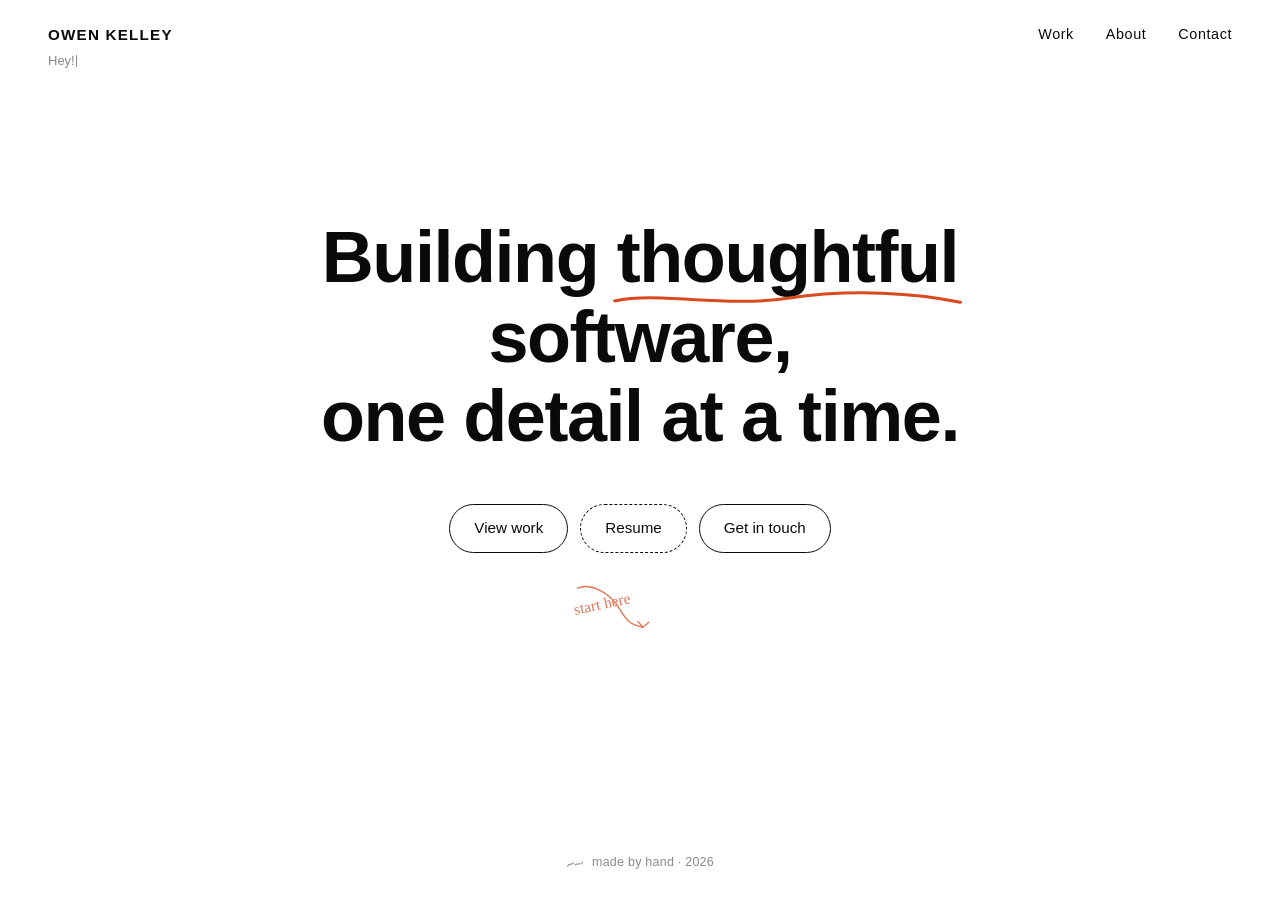
<file: index.html>
<!DOCTYPE html>
<html lang="en">
<head>
  <meta charset="UTF-8" />
  <meta name="viewport" content="width=device-width, initial-scale=1.0" />
  <meta name="theme-color" content="#ffffff" />
  <meta name="theme-color" content="#0f0f11" media="(prefers-color-scheme: dark)" />
  <meta name="color-scheme" content="light dark" />
  <title>Owen Kelley</title>
  <link rel="canonical" href="https://tobi-bot1234.github.io/portfolio-site/" />
  <meta name="description" content="Owen Kelley — software engineer who writes the kind of code he'd want someone else to write for him. Personal portfolio." />
  <meta property="og:type" content="website" />
  <meta property="og:title" content="Owen Kelley" />
  <meta property="og:description" content="Owen Kelley — software engineer who writes the kind of code he'd want someone else to write for him. Personal portfolio." />
  <meta property="og:url" content="https://tobi-bot1234.github.io/portfolio-site/" />
  <meta property="og:site_name" content="Owen Kelley" />
  <meta property="og:image" content="https://tobi-bot1234.github.io/portfolio-site/og-image.png" />
  <meta name="twitter:card" content="summary_large_image" />
  <meta name="twitter:image" content="https://tobi-bot1234.github.io/portfolio-site/og-image.png" />
  <meta name="twitter:title" content="Owen Kelley" />
  <meta name="twitter:description" content="Owen Kelley — software engineer who writes the kind of code he'd want someone else to write for him. Personal portfolio." />
  <script type="application/ld+json">
  {
    "@context": "https://schema.org",
    "@type": "Person",
    "name": "Owen Kelley",
    "url": "https://tobi-bot1234.github.io/portfolio-site/",
    "jobTitle": "Engineer"
  }
  </script>
  <script type="application/ld+json">
  {
    "@context": "https://schema.org",
    "@type": "WebSite",
    "name": "Owen Kelley",
    "url": "https://tobi-bot1234.github.io/portfolio-site/"
  }
  </script>
  <link rel="icon" type="image/svg+xml" href="favicon.svg" />
  <link rel="apple-touch-icon" href="apple-touch-icon.png" />
  <link rel="stylesheet" href="styles.css" />
  <link rel="stylesheet" href="assets/sparkle.css" />
</head>
<body>
  <a class="skip-link" href="#main">Skip to content</a>
  <header class="nav">
    <div class="brand">
      <a href="index.html" class="wordmark" aria-label="Owen Kelley, home" aria-current="page">OWEN KELLEY</a>
      <p class="intro" aria-live="polite">
        <span class="intro-text" data-intro></span><span class="intro-caret" aria-hidden="true"></span>
        <a class="intro-cta" href="chat.html" data-intro-cta hidden>talk to Tobi</a>
      </p>
    </div>
    <nav class="nav-links" aria-label="Primary">
      <a href="work.html">Work</a>
      <a href="about.html">About</a>
      <a href="contact.html">Contact</a>
    </nav>
  </header>

  <main class="hero" id="main">
    <h1 class="hero-text">
      Building <span class="hero-doodle-word">thoughtful<svg class="hero-doodle-underline" viewBox="0 0 220 18" aria-hidden="true" focusable="false" preserveAspectRatio="none"><path d="M3 11 C 30 4, 70 16, 110 9 S 190 5, 217 12" fill="none" stroke="currentColor" stroke-width="2.2" stroke-linecap="round" /></svg></span> software,<br />
      one detail at a time.
    </h1>
    <div class="hero-actions" role="group" aria-label="Primary actions">
      <a class="btn" href="work.html">View work</a>
      <a class="btn btn-outline" href="resume.pdf" target="_blank" rel="noopener noreferrer">Resume</a>
      <a class="btn" href="contact.html">Get in touch</a>
    </div>
    <svg class="hero-doodle-arrow" xmlns="http://www.w3.org/2000/svg" viewBox="0 0 180 90" fill="none" stroke="currentColor" stroke-width="1.8" stroke-linecap="round" stroke-linejoin="round" aria-hidden="true" focusable="false"><path d="M12 14 C 28 8, 50 22, 60 38 S 70 64, 92 70" /><path d="M86 62 L 92 70 L 100 64" /><text x="6" y="48" font-family="'Caveat','Patrick Hand','Comic Sans MS',cursive" font-size="20" fill="currentColor" stroke="none" transform="rotate(-8 6 48)">start here</text></svg>
  </main>

  <noscript>
    <style>
      .intro-text::after {
        content: "Hey!";
      }
      .intro-caret {
        display: none !important;
      }
      .intro-cta {
        display: inline !important;
      }
    </style>
  </noscript>
  <script>
    (function () {
      var textEl = document.querySelector('[data-intro]');
      var caretEl = document.querySelector('.intro-caret');
      var ctaEl = document.querySelector('[data-intro-cta]');
      if (!textEl || !ctaEl) return;

      var ctaText = ctaEl.textContent;
      var messages = [
        'Hey!',
        'Pssss!',
        'My Name is Tobi',
        ctaText
      ];

      var reduced = window.matchMedia('(prefers-reduced-motion: reduce)').matches;
      if (reduced) {
        textEl.textContent = '';
        if (caretEl) caretEl.remove();
        ctaEl.hidden = false;
        return;
      }

      var typeMs = 55;
      var eraseMs = 30;
      var holdMs = 900;
      var penultimateHoldMs = 1400;
      var ctaHoldMs = 250;

      var msgIdx = 0;
      var charIdx = 0;
      var typing = true;

      function revealCta() {
        textEl.textContent = '';
        if (caretEl) caretEl.remove();
        ctaEl.hidden = false;
      }

      function step() {
        var current = messages[msgIdx];
        var isLast = msgIdx === messages.length - 1;
        var isPenultimate = msgIdx === messages.length - 2;
        if (typing) {
          charIdx++;
          textEl.textContent = current.slice(0, charIdx);
          if (charIdx >= current.length) {
            if (isLast) {
              setTimeout(revealCta, ctaHoldMs);
              return;
            }
            typing = false;
            setTimeout(step, isPenultimate ? penultimateHoldMs : holdMs);
            return;
          }
          setTimeout(step, typeMs);
        } else {
          charIdx--;
          textEl.textContent = current.slice(0, charIdx);
          if (charIdx <= 0) {
            typing = true;
            msgIdx++;
            setTimeout(step, typeMs);
            return;
          }
          setTimeout(step, eraseMs);
        }
      }

      setTimeout(step, 350);
    })();
  </script>
  <script defer src="assets/sparkle.js"></script>
  <script defer src="assets/footer.js"></script>
  <noscript>
    <footer class="site-footer" role="contentinfo">
      <svg class="site-footer-mark" viewBox="0 0 24 12" width="18" height="9" fill="none" stroke="currentColor" stroke-width="1.6" stroke-linecap="round" aria-hidden="true" focusable="false">
        <path d="M2 9 C 5 4, 7 9, 10 5" />
        <path d="M12 8 C 14 5, 16 9, 18 6" />
        <path d="M20 7 L 22 5" />
      </svg>
      <span class="site-footer-text">made by hand · 2026</span>
    </footer>
  </noscript>
</body>
</html>
</file>
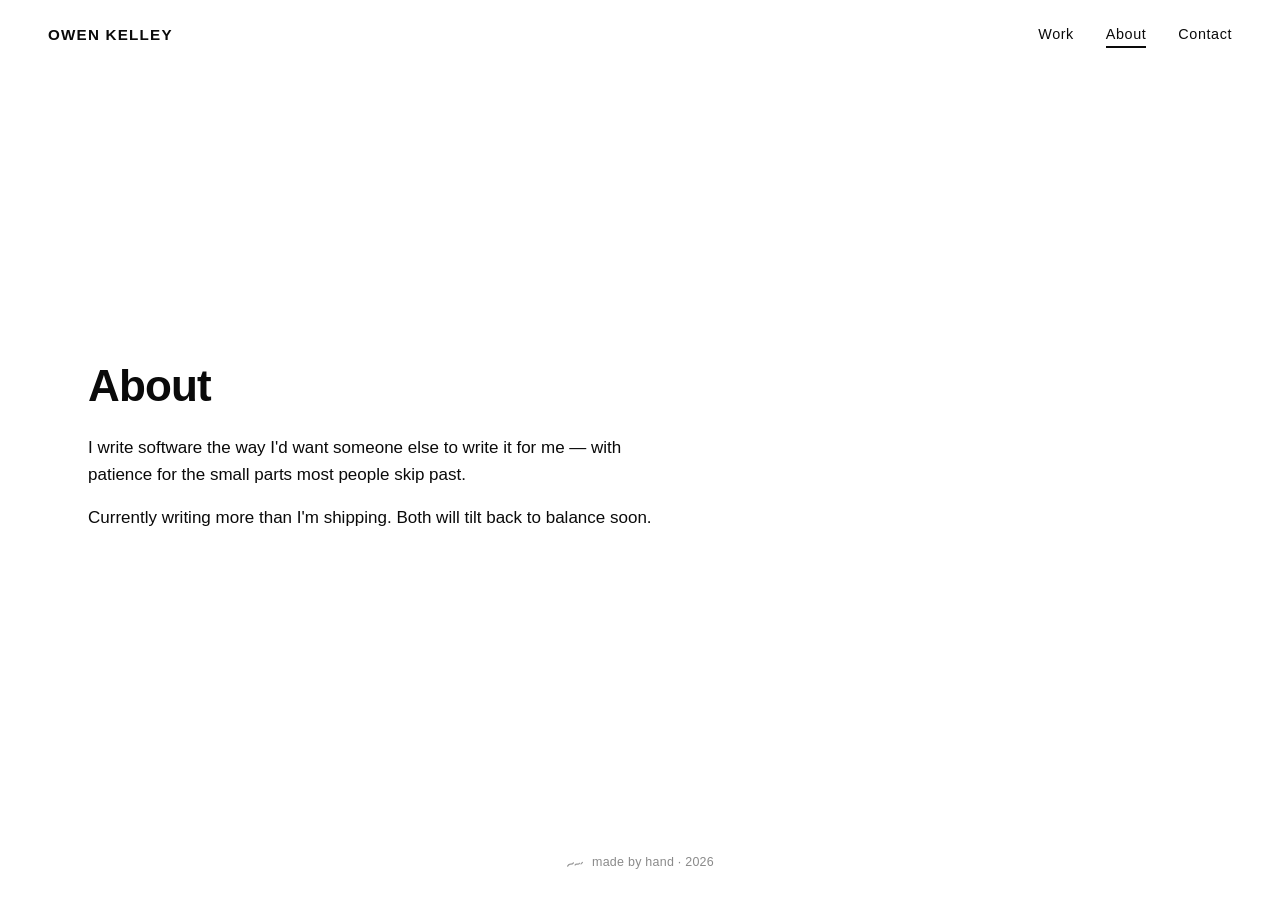
<file: about.html>
<!DOCTYPE html>
<html lang="en">
<head>
  <meta charset="UTF-8" />
  <meta name="viewport" content="width=device-width, initial-scale=1.0" />
  <meta name="theme-color" content="#ffffff" />
  <meta name="theme-color" content="#0f0f11" media="(prefers-color-scheme: dark)" />
  <meta name="color-scheme" content="light dark" />
  <title>About — Owen Kelley</title>
  <link rel="canonical" href="https://tobi-bot1234.github.io/portfolio-site/about.html" />
  <meta name="description" content="How Owen got here and what he cares about. Two paragraphs, no fluff — patience for the small parts most people skip." />
  <meta property="og:type" content="website" />
  <meta property="og:title" content="About — Owen Kelley" />
  <meta property="og:description" content="How Owen got here and what he cares about. Two paragraphs, no fluff — patience for the small parts most people skip." />
  <meta property="og:url" content="https://tobi-bot1234.github.io/portfolio-site/about.html" />
  <meta property="og:site_name" content="Owen Kelley" />
  <meta property="og:image" content="https://tobi-bot1234.github.io/portfolio-site/og-image.png" />
  <meta name="twitter:card" content="summary_large_image" />
  <meta name="twitter:image" content="https://tobi-bot1234.github.io/portfolio-site/og-image.png" />
  <meta name="twitter:title" content="About — Owen Kelley" />
  <meta name="twitter:description" content="How Owen got here and what he cares about. Two paragraphs, no fluff — patience for the small parts most people skip." />
  <link rel="icon" type="image/svg+xml" href="favicon.svg" />
  <link rel="apple-touch-icon" href="apple-touch-icon.png" />
  <link rel="stylesheet" href="styles.css" />
  <link rel="stylesheet" href="assets/sparkle.css" />
</head>
<body>
  <a class="skip-link" href="#main">Skip to content</a>
  <header class="nav">
    <a href="index.html" class="wordmark" aria-label="Owen Kelley, home">OWEN KELLEY</a>
    <nav class="nav-links" aria-label="Primary">
      <a href="work.html">Work</a>
      <a href="about.html" aria-current="page">About</a>
      <a href="contact.html">Contact</a>
    </nav>
  </header>

  <main class="page" id="main">
    <h1 class="page-title">About</h1>
    <p class="page-body">
      I write software the way I'd want someone else to write it for me —
      with patience for the small parts most people skip past.
    </p>
    <p class="page-body">
      Currently writing more than I'm shipping. Both will tilt back to balance soon.
    </p>
  </main>
  <script defer src="assets/sparkle.js"></script>
  <script defer src="assets/footer.js"></script>
  <noscript>
    <footer class="site-footer" role="contentinfo">
      <svg class="site-footer-mark" viewBox="0 0 24 12" width="18" height="9" fill="none" stroke="currentColor" stroke-width="1.6" stroke-linecap="round" aria-hidden="true" focusable="false">
        <path d="M2 9 C 5 4, 7 9, 10 5" />
        <path d="M12 8 C 14 5, 16 9, 18 6" />
        <path d="M20 7 L 22 5" />
      </svg>
      <span class="site-footer-text">made by hand · 2026</span>
    </footer>
  </noscript>
</body>
</html>
</file>
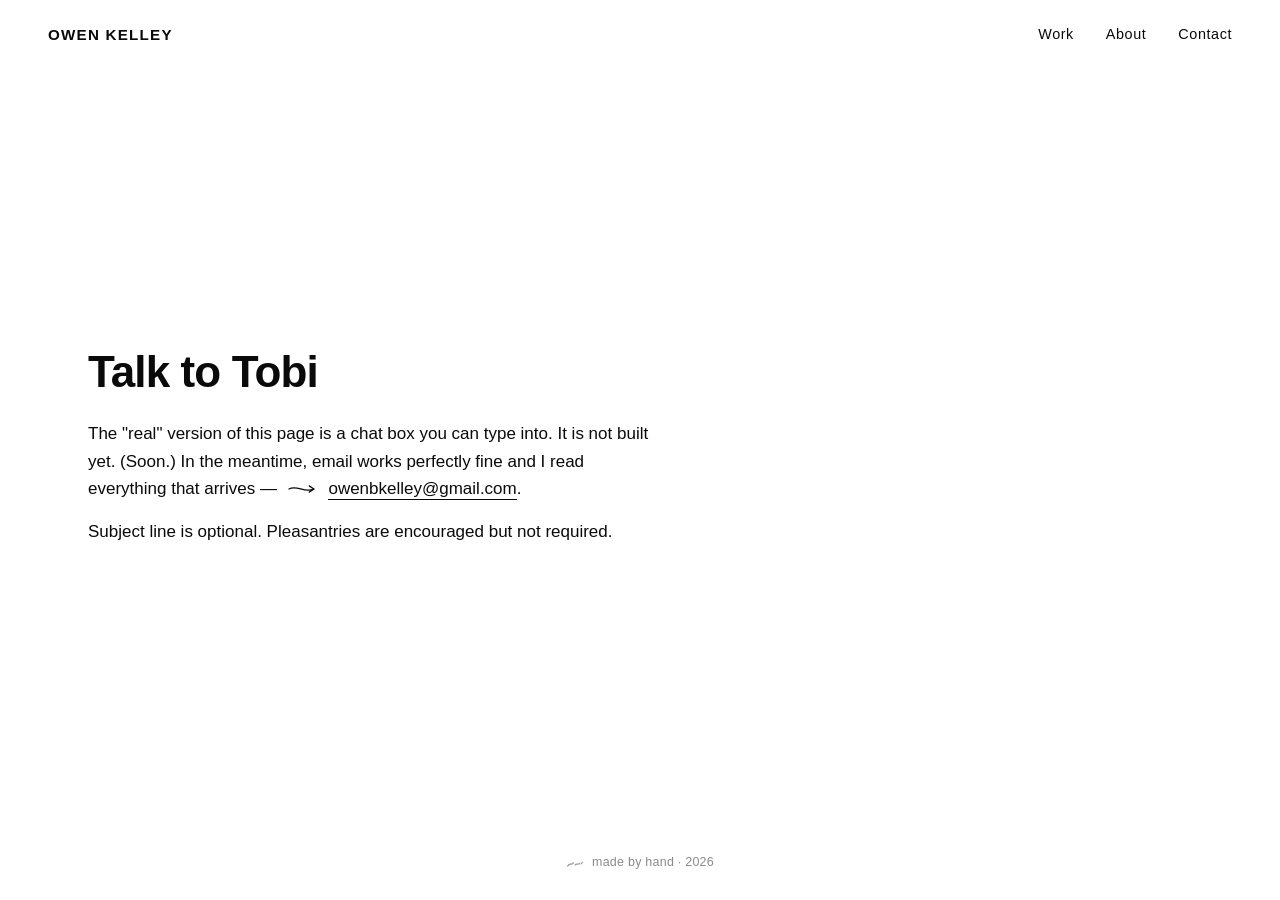
<file: chat.html>
<!DOCTYPE html>
<html lang="en">
<head>
  <meta charset="UTF-8" />
  <meta name="viewport" content="width=device-width, initial-scale=1.0" />
  <meta name="theme-color" content="#ffffff" />
  <meta name="theme-color" content="#0f0f11" media="(prefers-color-scheme: dark)" />
  <meta name="color-scheme" content="light dark" />
  <title>Talk — Owen Kelley</title>
  <link rel="canonical" href="https://tobi-bot1234.github.io/portfolio-site/chat.html" />
  <meta name="description" content="Chat isn't built yet. Email works. Easter-egg page reached from the hero typing animation in the homepage." />
  <meta property="og:type" content="website" />
  <meta property="og:title" content="Talk — Owen Kelley" />
  <meta property="og:description" content="Chat isn't built yet. Email works. Easter-egg page reached from the hero typing animation in the homepage." />
  <meta property="og:url" content="https://tobi-bot1234.github.io/portfolio-site/chat.html" />
  <meta property="og:site_name" content="Owen Kelley" />
  <meta property="og:image" content="https://tobi-bot1234.github.io/portfolio-site/og-image.png" />
  <meta name="twitter:card" content="summary_large_image" />
  <meta name="twitter:image" content="https://tobi-bot1234.github.io/portfolio-site/og-image.png" />
  <meta name="twitter:title" content="Talk — Owen Kelley" />
  <meta name="twitter:description" content="Chat isn't built yet. Email works. Easter-egg page reached from the hero typing animation in the homepage." />
  <link rel="icon" type="image/svg+xml" href="favicon.svg" />
  <link rel="apple-touch-icon" href="apple-touch-icon.png" />
  <link rel="stylesheet" href="styles.css" />
  <link rel="stylesheet" href="assets/sparkle.css" />
</head>
<body>
  <a class="skip-link" href="#main">Skip to content</a>
  <header class="nav">
    <a href="index.html" class="wordmark" aria-label="Owen Kelley, home">OWEN KELLEY</a>
    <nav class="nav-links" aria-label="Primary">
      <!-- Chat is intentionally not in the primary nav. It's a soft-launch
           page reached only from the hero typing animation on index.html.
           No nav link → no aria-current="page" needed here. Decided 2026-05-11. -->
      <a href="work.html">Work</a>
      <a href="about.html">About</a>
      <a href="contact.html">Contact</a>
    </nav>
  </header>

  <main class="page" id="main">
    <h1 class="page-title">Talk to Tobi</h1>
    <p class="page-body">
      The "real" version of this page is a chat box you can type into.
      It is not built yet. (Soon.) In the meantime, email works perfectly fine
      and I read everything that arrives —
      <svg viewBox="0 0 40 18" width="34" height="14" fill="none" stroke="currentColor" stroke-width="1.6" stroke-linecap="round" stroke-linejoin="round" aria-hidden="true" focusable="false" class="icon-arrow-inline">
        <path d="M2 9 C 12 3, 22 15, 34 9" />
        <path d="M28 5 L 34 9 L 28 13" />
      </svg>
      <a class="page-link" href="mailto:owenbkelley@gmail.com">owenbkelley@gmail.com</a>.
    </p>
    <p class="page-body">
      Subject line is optional. Pleasantries are encouraged but not required.
    </p>
  </main>
  <script defer src="assets/sparkle.js"></script>
  <script defer src="assets/footer.js"></script>
  <noscript>
    <footer class="site-footer" role="contentinfo">
      <svg class="site-footer-mark" viewBox="0 0 24 12" width="18" height="9" fill="none" stroke="currentColor" stroke-width="1.6" stroke-linecap="round" aria-hidden="true" focusable="false">
        <path d="M2 9 C 5 4, 7 9, 10 5" />
        <path d="M12 8 C 14 5, 16 9, 18 6" />
        <path d="M20 7 L 22 5" />
      </svg>
      <span class="site-footer-text">made by hand · 2026</span>
    </footer>
  </noscript>
</body>
</html>
</file>
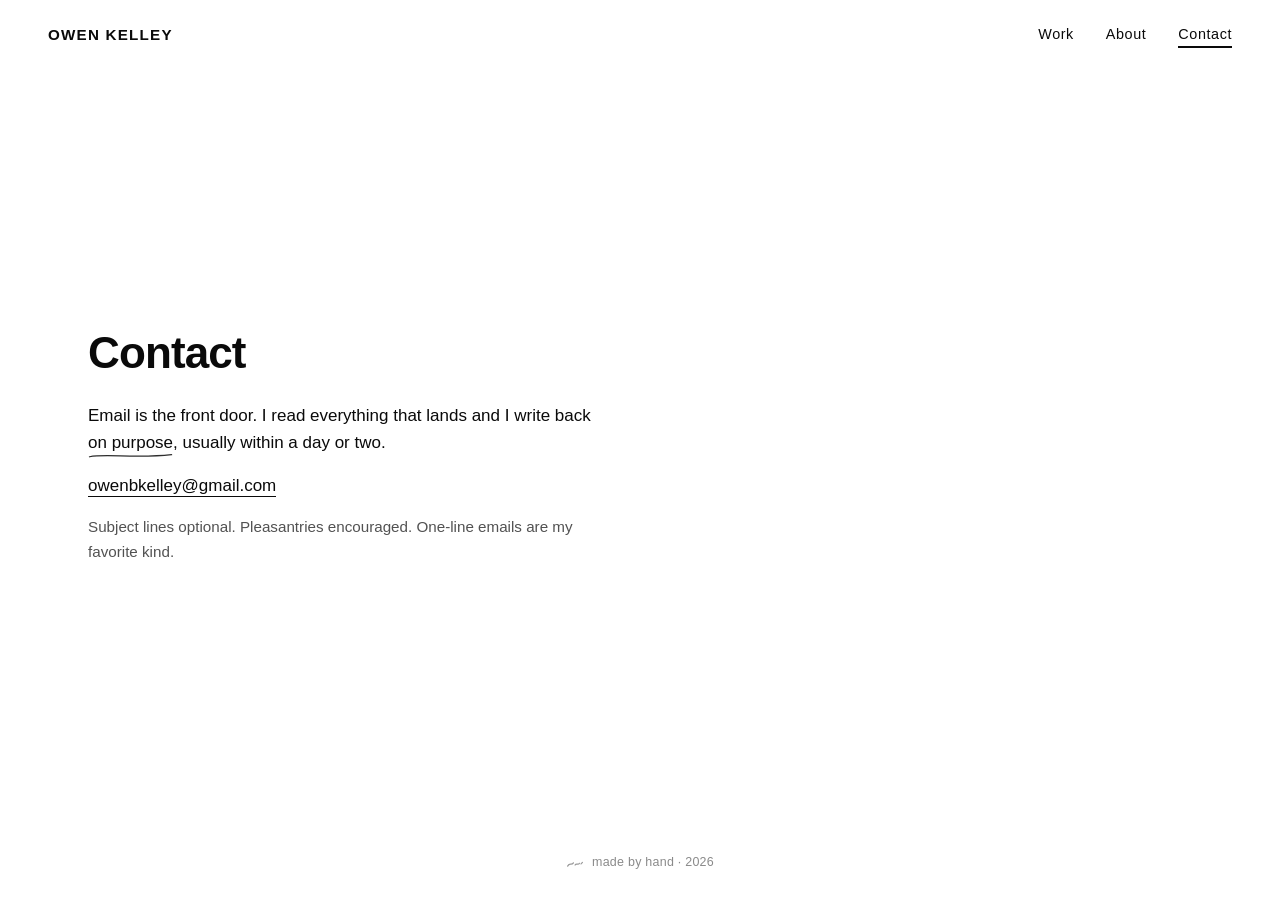
<file: contact.html>
<!DOCTYPE html>
<html lang="en">
<head>
  <meta charset="UTF-8" />
  <meta name="viewport" content="width=device-width, initial-scale=1.0" />
  <meta name="theme-color" content="#ffffff" />
  <meta name="theme-color" content="#0f0f11" media="(prefers-color-scheme: dark)" />
  <meta name="color-scheme" content="light dark" />
  <title>Contact — Owen Kelley</title>
  <link rel="canonical" href="https://tobi-bot1234.github.io/portfolio-site/contact.html" />
  <meta name="description" content="Email is the front door. Owen reads everything and writes back on purpose, usually within a day or two." />
  <meta property="og:type" content="website" />
  <meta property="og:title" content="Contact — Owen Kelley" />
  <meta property="og:description" content="Email is the front door. Owen reads everything and writes back on purpose, usually within a day or two." />
  <meta property="og:url" content="https://tobi-bot1234.github.io/portfolio-site/contact.html" />
  <meta property="og:site_name" content="Owen Kelley" />
  <meta property="og:image" content="https://tobi-bot1234.github.io/portfolio-site/og-image.png" />
  <meta name="twitter:card" content="summary_large_image" />
  <meta name="twitter:image" content="https://tobi-bot1234.github.io/portfolio-site/og-image.png" />
  <meta name="twitter:title" content="Contact — Owen Kelley" />
  <meta name="twitter:description" content="Email is the front door. Owen reads everything and writes back on purpose, usually within a day or two." />
  <link rel="icon" type="image/svg+xml" href="favicon.svg" />
  <link rel="apple-touch-icon" href="apple-touch-icon.png" />
  <link rel="stylesheet" href="styles.css" />
  <link rel="stylesheet" href="assets/sparkle.css" />
</head>
<body>
  <a class="skip-link" href="#main">Skip to content</a>
  <header class="nav">
    <a href="index.html" class="wordmark" aria-label="Owen Kelley, home">OWEN KELLEY</a>
    <nav class="nav-links" aria-label="Primary">
      <a href="work.html">Work</a>
      <a href="about.html">About</a>
      <a href="contact.html" aria-current="page">Contact</a>
    </nav>
  </header>

  <main class="page" id="main">
    <h1 class="page-title">Contact</h1>
    <p class="page-body">
      Email is the front door. I read everything that lands and I write back
      <span class="contact-emph">on purpose<svg class="contact-emph-underline" viewBox="0 0 110 10" aria-hidden="true" focusable="false" preserveAspectRatio="none"><path d="M2 7 C 25 2, 60 10, 108 4" fill="none" stroke="currentColor" stroke-width="1.8" stroke-linecap="round" /></svg></span>,
      usually within a day or two.
    </p>
    <p class="page-body">
      <a class="page-link" href="mailto:owenbkelley@gmail.com">owenbkelley@gmail.com</a>
    </p>
    <p class="page-body contact-aside">
      Subject lines optional. Pleasantries encouraged. One-line emails are my favorite kind.
    </p>
  </main>
  <script defer src="assets/sparkle.js"></script>
  <script defer src="assets/footer.js"></script>
  <noscript>
    <footer class="site-footer" role="contentinfo">
      <svg class="site-footer-mark" viewBox="0 0 24 12" width="18" height="9" fill="none" stroke="currentColor" stroke-width="1.6" stroke-linecap="round" aria-hidden="true" focusable="false">
        <path d="M2 9 C 5 4, 7 9, 10 5" />
        <path d="M12 8 C 14 5, 16 9, 18 6" />
        <path d="M20 7 L 22 5" />
      </svg>
      <span class="site-footer-text">made by hand · 2026</span>
    </footer>
  </noscript>
</body>
</html>
</file>
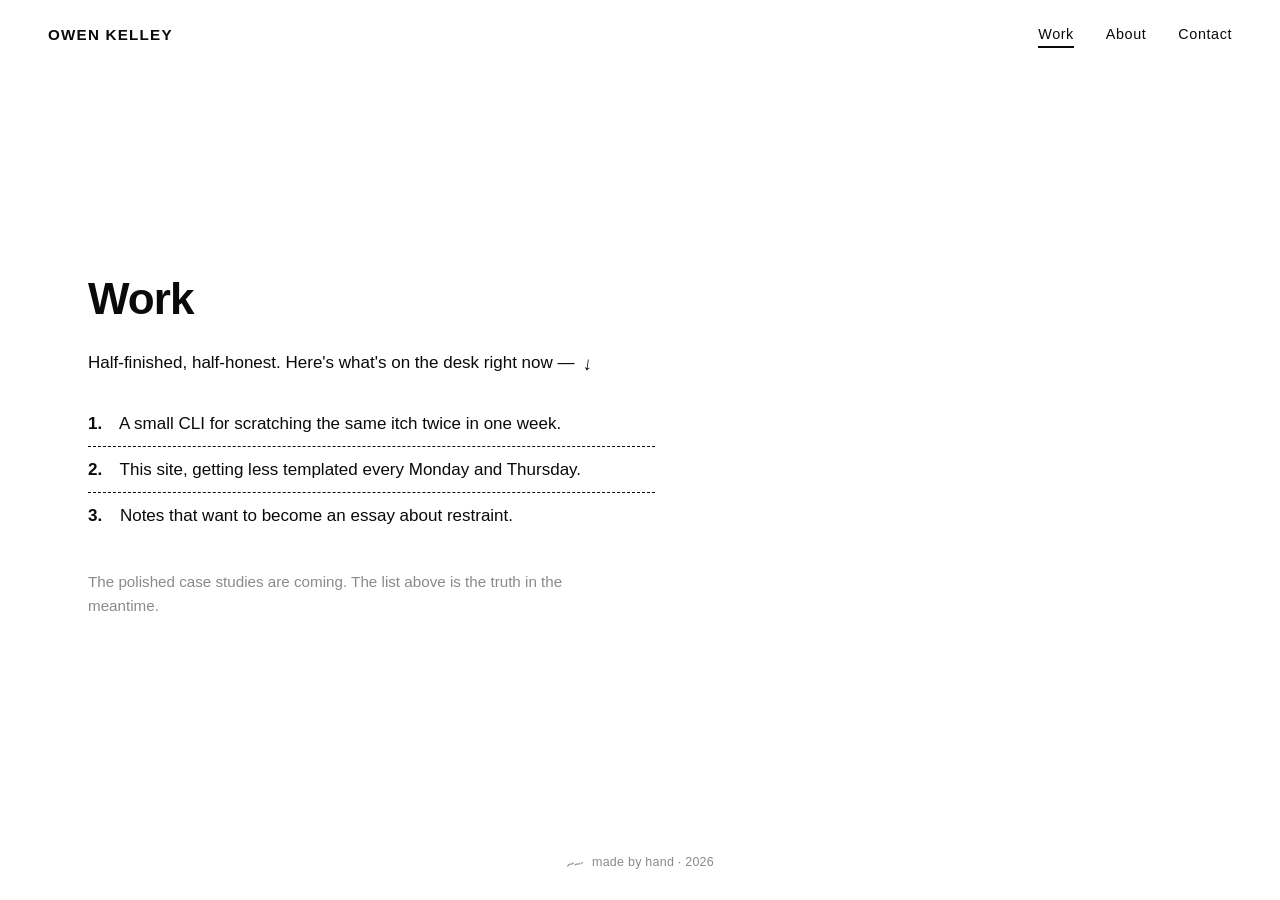
<file: work.html>
<!DOCTYPE html>
<html lang="en">
<head>
  <meta charset="UTF-8" />
  <meta name="viewport" content="width=device-width, initial-scale=1.0" />
  <meta name="theme-color" content="#ffffff" />
  <meta name="theme-color" content="#0f0f11" media="(prefers-color-scheme: dark)" />
  <meta name="color-scheme" content="light dark" />
  <title>Work — Owen Kelley</title>
  <link rel="canonical" href="https://tobi-bot1234.github.io/portfolio-site/work.html" />
  <meta name="description" content="Projects Owen has shipped or is currently shipping. Each entry gets a straight write-up, zero lorem ipsum filler." />
  <meta property="og:type" content="website" />
  <meta property="og:title" content="Work — Owen Kelley" />
  <meta property="og:description" content="Projects Owen has shipped or is currently shipping. Each entry gets a straight write-up, zero lorem ipsum filler." />
  <meta property="og:url" content="https://tobi-bot1234.github.io/portfolio-site/work.html" />
  <meta property="og:site_name" content="Owen Kelley" />
  <meta property="og:image" content="https://tobi-bot1234.github.io/portfolio-site/og-image.png" />
  <meta name="twitter:card" content="summary_large_image" />
  <meta name="twitter:image" content="https://tobi-bot1234.github.io/portfolio-site/og-image.png" />
  <meta name="twitter:title" content="Work — Owen Kelley" />
  <meta name="twitter:description" content="Projects Owen has shipped or is currently shipping. Each entry gets a straight write-up, zero lorem ipsum filler." />
  <link rel="icon" type="image/svg+xml" href="favicon.svg" />
  <link rel="apple-touch-icon" href="apple-touch-icon.png" />
  <link rel="stylesheet" href="styles.css" />
  <link rel="stylesheet" href="assets/sparkle.css" />
</head>
<body>
  <a class="skip-link" href="#main">Skip to content</a>
  <header class="nav">
    <a href="index.html" class="wordmark" aria-label="Owen Kelley, home">OWEN KELLEY</a>
    <nav class="nav-links" aria-label="Primary">
      <a href="work.html" aria-current="page">Work</a>
      <a href="about.html">About</a>
      <a href="contact.html">Contact</a>
    </nav>
  </header>

  <main class="page" id="main">
    <h1 class="page-title">Work</h1>
    <p class="page-body work-intro">
      Half-finished, half-honest. Here's what's on the desk right now —
      <span class="work-arrow" aria-hidden="true">↓</span>
    </p>
    <ol class="work-list">
      <li><span class="work-num">1.</span> A small CLI for scratching the same itch twice in one week.</li>
      <li><span class="work-num">2.</span> This site, getting less templated every Monday and Thursday.</li>
      <li><span class="work-num">3.</span> Notes that want to become an essay about restraint.</li>
    </ol>
    <p class="page-body work-footer">
      The polished case studies are coming. The list above is the truth in the meantime.
    </p>
  </main>
  <script defer src="assets/sparkle.js"></script>
  <script defer src="assets/footer.js"></script>
  <noscript>
    <footer class="site-footer" role="contentinfo">
      <svg class="site-footer-mark" viewBox="0 0 24 12" width="18" height="9" fill="none" stroke="currentColor" stroke-width="1.6" stroke-linecap="round" aria-hidden="true" focusable="false">
        <path d="M2 9 C 5 4, 7 9, 10 5" />
        <path d="M12 8 C 14 5, 16 9, 18 6" />
        <path d="M20 7 L 22 5" />
      </svg>
      <span class="site-footer-text">made by hand · 2026</span>
    </footer>
  </noscript>
</body>
</html>
</file>
<file: styles.css>
:root {
  --bg: #ffffff;
  --fg: #0a0a0a;
  --border: #0a0a0a;
  --muted: #8a8a8a;
  --shadow: 0 6px 16px -8px rgba(10, 10, 10, 0.25);
  --ink-accent: #d94a1f;
  --max-w: 1200px;
  --pad-x: clamp(1.25rem, 4vw, 3rem);
}

@media (prefers-color-scheme: dark) {
  :root {
    --bg: #0f0f11;
    --fg: #e8e8e8;
    --border: #e8e8e8;
    --muted: #6e6e72;
    --shadow: 0 6px 16px -8px rgba(0, 0, 0, 0.5);
    --ink-accent: #ff7a4d;
  }
}

*,
*::before,
*::after {
  box-sizing: border-box;
}

html,
body {
  margin: 0;
  padding: 0;
}

body {
  background: var(--bg);
  color: var(--fg);
  font-family: -apple-system, BlinkMacSystemFont, "Inter", "Segoe UI", Helvetica,
    Arial, sans-serif;
  font-size: 16px;
  line-height: 1.5;
  -webkit-font-smoothing: antialiased;
  -moz-osx-font-smoothing: grayscale;
  min-height: 100vh;
  display: flex;
  flex-direction: column;
}

/* Pixel-art cursors. Hotspot at the tip of the arrow / pointing finger. */
@media (hover: hover) and (pointer: fine) {
  body {
    cursor: url("assets/cursor.png") 3 3, auto;
  }

  a,
  button,
  [role="button"],
  .btn,
  .intro-cta,
  .wordmark {
    cursor: url("assets/cursor-pointer.png") 7 3, pointer;
  }
}

/* Skip-to-content link — visually hidden until focused */
.skip-link {
  position: absolute;
  top: -100%;
  left: 50%;
  transform: translateX(-50%);
  padding: 0.75rem 1.5rem;
  background: var(--bg);
  color: var(--fg);
  font-size: 0.9rem;
  font-weight: 500;
  border: 2px solid var(--fg);
  border-radius: 0 0 4px 4px;
  white-space: nowrap;
  z-index: 100;
  transition: top 150ms ease;
}

.skip-link:focus {
  top: 0;
}

@media (prefers-reduced-motion: reduce) {
  .skip-link {
    transition: none;
  }
}

a {
  color: inherit;
  text-decoration: none;
}

a:focus-visible,
.btn:focus-visible {
  outline: 2px solid var(--fg);
  outline-offset: 4px;
}

.nav {
  position: absolute;
  top: 0;
  left: 0;
  right: 0;
  display: flex;
  align-items: flex-start;
  justify-content: space-between;
  padding: 1.5rem var(--pad-x);
  background: transparent;
  z-index: 10;
  animation: ambient-fade-in-nav 600ms ease-out 80ms both;
}

.brand {
  display: flex;
  flex-direction: column;
  gap: 0.35rem;
  min-width: 0;
}

.wordmark {
  font-weight: 700;
  letter-spacing: 0.08em;
  font-size: 0.95rem;
  text-transform: uppercase;
  transition: letter-spacing 200ms ease;
}

.wordmark:hover,
.wordmark:focus-visible {
  letter-spacing: 0.12em;
}

@media (prefers-reduced-motion: reduce) {
  .wordmark {
    transition: none;
  }
  .wordmark:hover,
  .wordmark:focus-visible {
    letter-spacing: 0.08em;
  }
}

.intro {
  margin: 0;
  font-size: 0.8125rem;
  line-height: 1.4;
  color: var(--muted);
  max-width: 38ch;
  min-height: 1.4em;
}

.intro-caret {
  display: inline-block;
  width: 1px;
  height: 0.95em;
  margin-left: 1px;
  background: var(--muted);
  vertical-align: -0.12em;
  animation: intro-blink 1s steps(1, end) infinite;
}

@keyframes intro-blink {
  0%, 50% { opacity: 1; }
  50.01%, 100% { opacity: 0; }
}

.intro-cta {
  color: var(--muted);
  border-bottom: 1px solid var(--muted);
  padding-bottom: 1px;
  transition: color 150ms ease, border-color 150ms ease;
}

.intro-cta:hover,
.intro-cta:focus-visible {
  color: var(--fg);
  border-bottom-color: var(--fg);
}

@media (prefers-reduced-motion: reduce) {
  .intro-caret {
    animation: none;
    display: none;
  }
}

.nav-links {
  display: flex;
  gap: 2rem;
  font-size: 0.9rem;
  letter-spacing: 0.04em;
}

.nav-links a {
  color: var(--fg);
  position: relative;
  padding-bottom: 2px;
}

.nav-links a::after {
  content: "";
  position: absolute;
  left: 0;
  right: 0;
  bottom: 0;
  height: 1.5px;
  background: var(--fg);
  transform: scaleX(0);
  transform-origin: left center;
  transition: transform 150ms ease;
}

.nav-links a:hover::after,
.nav-links a:focus-visible::after,
.nav-links a[aria-current="page"]::after {
  transform: scaleX(1);
}

@media (prefers-reduced-motion: reduce) {
  .nav-links a::after {
    transition: none;
  }
}

.hero {
  flex: 1;
  display: flex;
  flex-direction: column;
  align-items: center;
  justify-content: center;
  text-align: center;
  padding: 6rem var(--pad-x) 4rem;
  max-width: var(--max-w);
  margin: 0 auto;
  width: 100%;
}

.hero-text {
  font-size: clamp(2.25rem, 6vw, 4.5rem);
  font-weight: 600;
  line-height: 1.1;
  letter-spacing: -0.02em;
  margin: 0 0 3rem;
  max-width: 18ch;
}

.hero-actions {
  display: flex;
  flex-wrap: wrap;
  gap: 0.75rem;
  justify-content: center;
}

.btn {
  display: inline-flex;
  align-items: center;
  justify-content: center;
  padding: 0.75rem 1.5rem;
  border: 1.5px solid var(--border);
  border-radius: 999px;
  font-size: 0.95rem;
  font-weight: 500;
  background: transparent;
  color: var(--fg);
  white-space: nowrap;
  transition: transform 150ms ease, box-shadow 150ms ease;
}

.btn:hover,
.btn:focus-visible {
  transform: translateY(-2px);
  box-shadow: var(--shadow);
}

.btn-outline {
  border-style: dashed;
}

@media (prefers-reduced-motion: reduce) {
  .btn {
    transition: none;
  }
  .btn:hover,
  .btn:focus-visible {
    transform: none;
    box-shadow: none;
  }
}

.page {
  flex: 1;
  display: flex;
  flex-direction: column;
  justify-content: center;
  padding: 8rem var(--pad-x) 4rem;
  max-width: var(--max-w);
  margin: 0 auto;
  width: 100%;
}

.page-title {
  font-size: clamp(1.75rem, 4vw, 2.75rem);
  font-weight: 600;
  line-height: 1.1;
  letter-spacing: -0.02em;
  margin: 0 0 1.5rem;
}

.page-body {
  font-size: 1.0625rem;
  line-height: 1.6;
  max-width: 60ch;
  margin: 0;
  color: var(--fg);
}

.page-body + .page-body {
  margin-top: 1rem;
}

.page-link {
  border-bottom: 1.5px solid var(--fg);
  padding-bottom: 1px;
}

@media (max-width: 640px) {
  .nav {
    padding: 1.25rem var(--pad-x);
  }
  .nav-links {
    gap: 1.25rem;
  }
  .intro {
    font-size: 0.75rem;
    max-width: 22ch;
  }
  .hero {
    padding-top: 5rem;
    padding-bottom: 5rem;
  }
  .hero-text {
    margin-bottom: 2.25rem;
  }
  .hero-actions {
    gap: 0.85rem 0.75rem;
  }
  .hero-actions .btn {
    width: 100%;
    max-width: 18rem;
  }
}

/* Ambient fade-in on initial paint. Opacity + transform only to avoid CLS. */
@keyframes ambient-fade-in {
  from {
    opacity: 0;
    transform: translateY(6px);
  }
  to {
    opacity: 1;
    transform: translateY(0);
  }
}

@keyframes ambient-fade-in-nav {
  from { opacity: 0; }
  to { opacity: 1; }
}

.hero,
.page {
  animation: ambient-fade-in 600ms ease-out 160ms both;
}

/* Hand-drawn ink underline under "thoughtful" word in hero */
.hero-doodle-word {
  position: relative;
  display: inline-block;
  white-space: nowrap;
}
.hero-doodle-underline {
  position: absolute;
  left: -2%;
  right: -2%;
  bottom: -0.18em;
  width: 104%;
  height: 0.34em;
  color: var(--ink-accent);
  pointer-events: none;
  overflow: visible;
}

/* Reduced motion */
@media (prefers-reduced-motion: reduce) {
  .nav,
  .hero,
  .page {
    animation: none;
  }
}

/* Hero doodle arrow — decorative, no motion */
.hero-doodle-arrow {
  display: block;
  width: clamp(96px, 14vw, 140px);
  height: auto;
  margin: 1.25rem auto 0;
  opacity: 0.75;
  transform: rotate(-4deg);
  color: var(--ink-accent);
}

/* Mobile: smaller doodle arrow */
@media (max-width: 640px) {
  .hero-doodle-arrow { width: 92px; opacity: 0.7; }
}

/* Hand-numbered work list */
.work-intro {
  margin-bottom: 1.5rem;
}
.work-arrow {
  display: inline-block;
  margin-left: 0.25rem;
  transform: translateY(2px) rotate(8deg);
  font-size: 1.1em;
}
.work-list {
  list-style: none;
  padding: 0;
  margin: 0 0 2rem;
  max-width: 60ch;
  font-size: 1.0625rem;
  line-height: 1.6;
}
.work-list li {
  padding: 0.55rem 0;
  border-bottom: 1px dashed currentColor;
}
.work-list li:last-child {
  border-bottom: none;
}
.work-num {
  display: inline-block;
  min-width: 1.6em;
  font-weight: 600;
}
.work-footer {
  font-size: 0.95rem;
  color: var(--muted);
}

/* Global site footer — quiet sign-off mark */
.site-footer {
  display: flex;
  align-items: center;
  justify-content: center;
  gap: 0.5rem;
  padding: 1.5rem var(--pad-x) 1.75rem;
  font-size: 0.78rem;
  letter-spacing: 0.02em;
  color: var(--muted);
}
.site-footer-mark {
  display: inline-block;
  flex-shrink: 0;
  transform: translateY(1px) rotate(-3deg);
  opacity: 0.85;
}
.site-footer-text { white-space: nowrap; }
@media (max-width: 640px) {
  .site-footer { padding-top: 1.25rem; padding-bottom: 1.5rem; font-size: 0.72rem; }
}

/* Decorative inline SVGs — extracted from inline styles in page content */
.icon-arrow-inline {
  vertical-align: -2px;
  margin: 0 4px;
}

/* Contact page — inline ink underline under "on purpose" */
.contact-emph {
  position: relative;
  display: inline-block;
  white-space: nowrap;
}
.contact-emph-underline {
  position: absolute;
  left: 0;
  right: 0;
  bottom: -0.18em;
  width: 100%;
  height: 0.4em;
  pointer-events: none;
  color: currentColor;
  opacity: 0.85;
}
.contact-aside {
  margin-top: 1.5rem;
  opacity: 0.7;
  font-size: 0.95em;
}

/* 404 page — corner doodle + lowered title */
.page-404 {
  position: relative;
}
.page-404-doodle {
  width: 64px;
  height: 64px;
  display: block;
  margin-bottom: 0.5rem;
  color: currentColor;
  opacity: 0.85;
  transform: rotate(-6deg);
  transform-origin: 20% 50%;
}
.page-404-links {
  margin-top: 1.25rem;
}
@media (prefers-reduced-motion: no-preference) {
  .page-404-doodle {
    animation: page-404-wobble 6s ease-in-out infinite alternate;
  }
}
@keyframes page-404-wobble {
  0%   { transform: rotate(-6deg); }
  100% { transform: rotate(-3deg); }
}

/* Hero: loosen mobile vertical rhythm (desktop untouched) */
@media (max-width: 600px) {
  .hero {
    padding-top: 3.5rem;
    padding-bottom: 4rem;
    gap: 2rem;
  }
  .hero-text {
    margin-bottom: 0.75rem;
    line-height: 1.18;
  }
  .hero-actions {
    flex-direction: column;
    align-items: stretch;
    gap: 0.875rem;
    width: min(18rem, 100%);
    margin-left: auto;
    margin-right: auto;
  }
  .hero-actions .btn {
    width: 100%;
    text-align: center;
  }
  .hero-doodle-arrow {
    margin-top: 1.25rem;
  }
}
</file>
<file: assets/sparkle.css>
.sparkle {
  position: fixed;
  border-radius: 50%;
  pointer-events: none;
  opacity: 0.85;
  animation: sparkle-fly 450ms ease-out forwards;
}

@keyframes sparkle-fly {
  0% {
    opacity: 0.85;
    transform: translate(0, 0) scale(1) rotate(0deg);
  }
  100% {
    opacity: 0;
    transform: translate(var(--dx), var(--dy)) scale(0.2) rotate(var(--rot));
  }
}

@media (prefers-reduced-motion: reduce) {
  .sparkle {
    animation: none;
    opacity: 0;
  }
}
</file>
